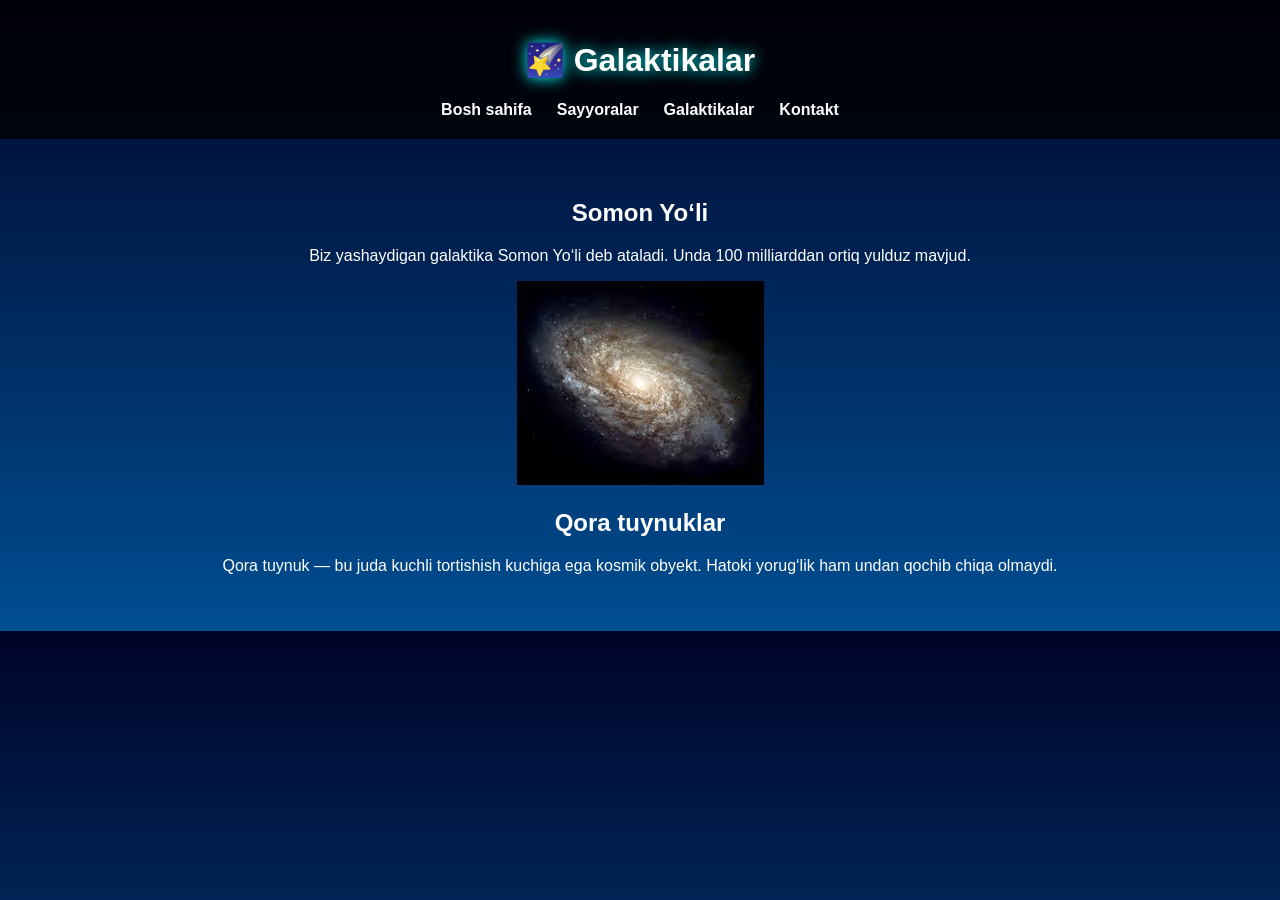
<file: galaktika.html>
<!DOCTYPE html>
<html>
<head>
<title>Galaktikalar</title>
<link rel="stylesheet" href="style.css">
</head>
<body>

<header>
<h1>🌠 Galaktikalar</h1>
<nav>
<a href="index.html">Bosh sahifa</a>
<a href="sayyoralar.html">Sayyoralar</a>
<a href="#">Galaktikalar</a>
<a href="kontakt.html">Kontakt</a>
</nav>
</header>

<section>
<h2>Somon Yo‘li</h2>
<p>
Biz yashaydigan galaktika Somon Yo‘li deb ataladi.
Unda 100 milliarddan ortiq yulduz mavjud.
</p>

<img src="galaktika.jfif">

<h2>Qora tuynuklar</h2>
<p>
Qora tuynuk — bu juda kuchli tortishish kuchiga ega kosmik obyekt.
Hatoki yorug‘lik ham undan qochib chiqa olmaydi.
</p>
</section>

</body>
</html>
</file>
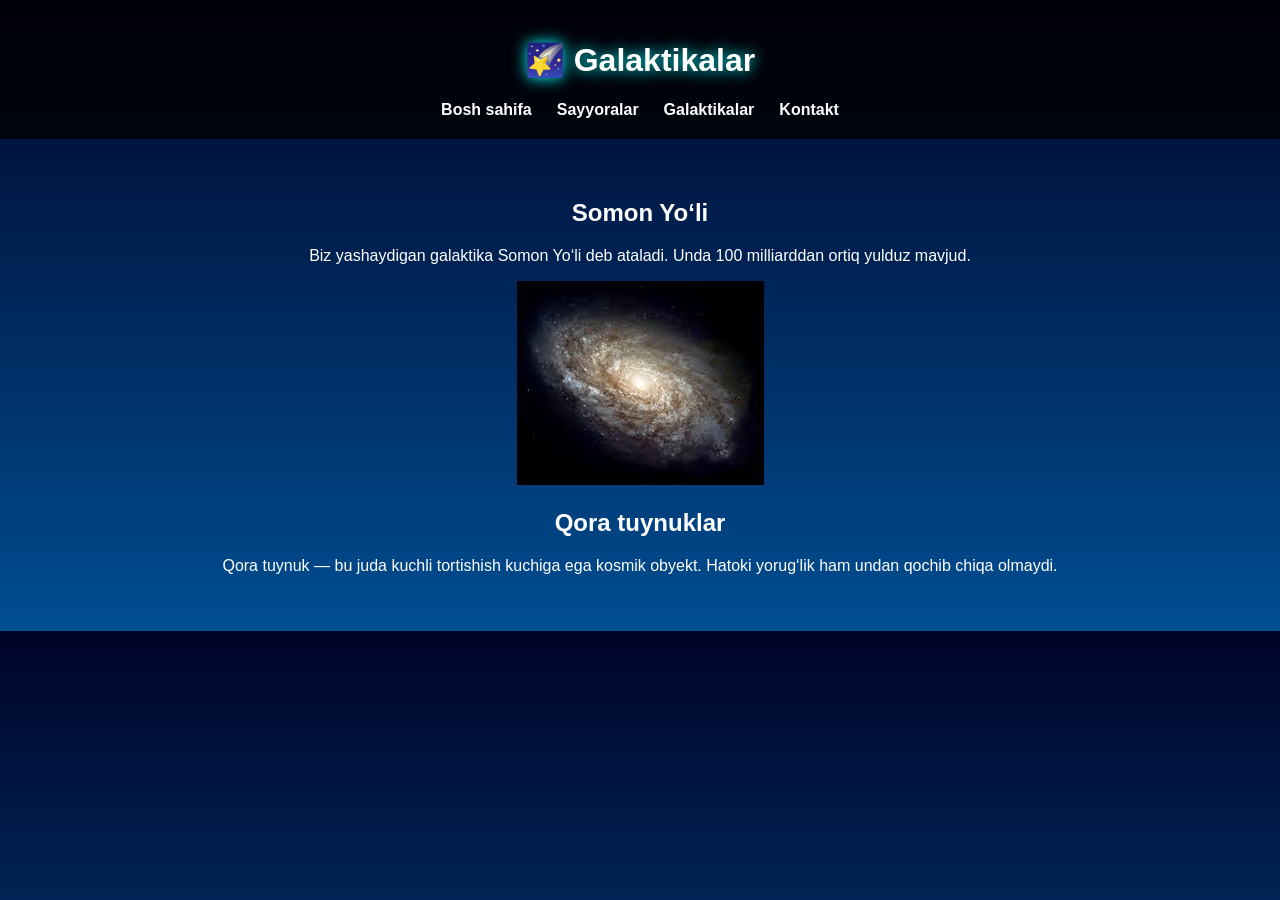
<file: glaktika.html>
<!DOCTYPE html>
<html>
<head>
<title>Galaktikalar</title>
<link rel="stylesheet" href="style.css">
</head>
<body>

<header>
<h1>🌠 Galaktikalar</h1>
<nav>
<a href="index.html">Bosh sahifa</a>
<a href="sayyoralar.html">Sayyoralar</a>
<a href="#">Galaktikalar</a>
<a href="kontakt.html">Kontakt</a>
</nav>
</header>

<section>
<h2>Somon Yo‘li</h2>
<p>
Biz yashaydigan galaktika Somon Yo‘li deb ataladi.
Unda 100 milliarddan ortiq yulduz mavjud.
</p>

<img src="galaktika.jfif">

<h2>Qora tuynuklar</h2>
<p>
Qora tuynuk — bu juda kuchli tortishish kuchiga ega kosmik obyekt.
Hatoki yorug‘lik ham undan qochib chiqa olmaydi.
</p>
</section>

</body>
</html>
</file>
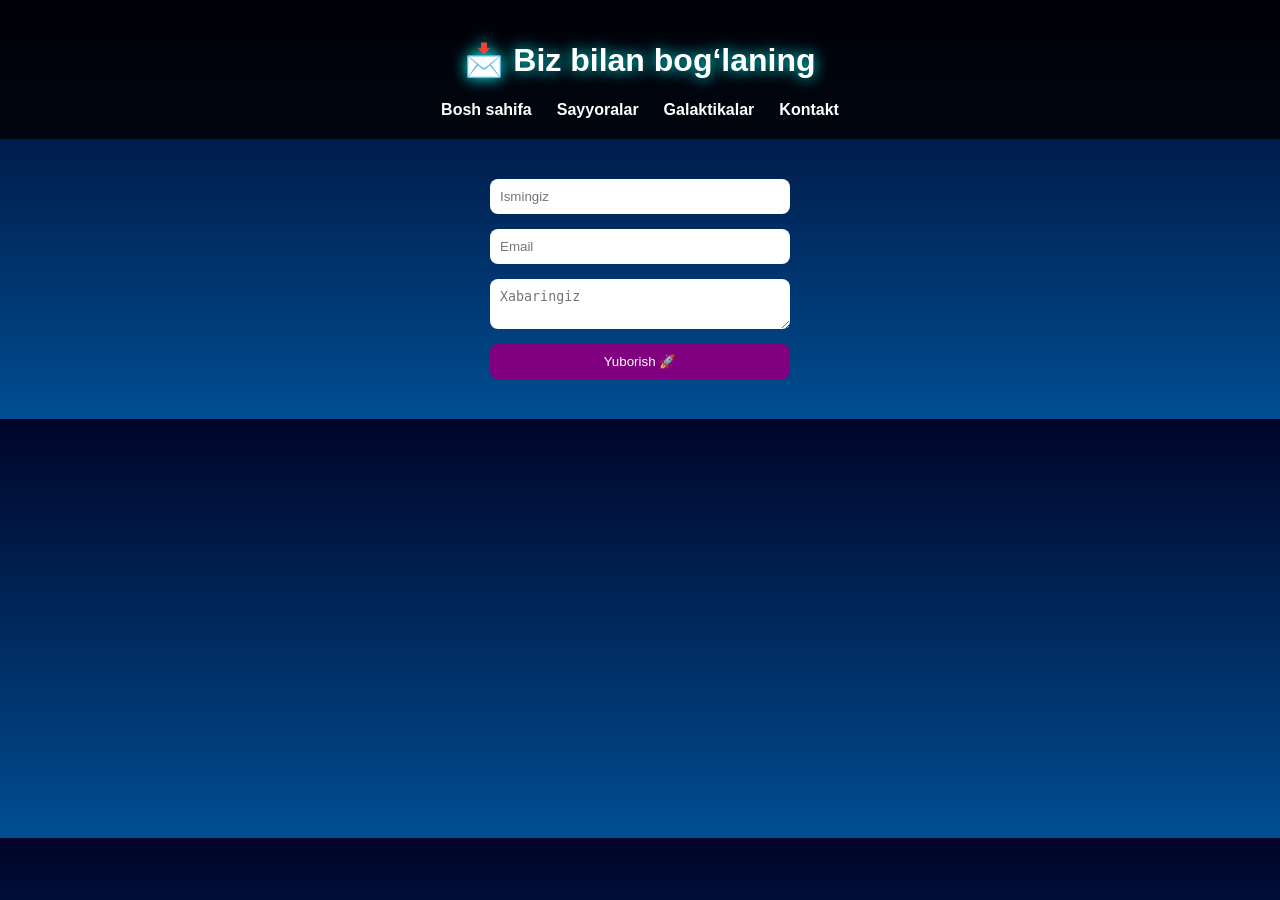
<file: kontakt.html>
<!DOCTYPE html>
<html>
<head>
<title>Kontakt</title>
<link rel="stylesheet" href="style.css">
</head>
<body>

<header>
<h1>📩 Biz bilan bog‘laning</h1>
<nav>
<a href="index.html">Bosh sahifa</a>
<a href="sayyoralar.html">Sayyoralar</a>
<a href="galaktika.html">Galaktikalar</a>
<a href="#">Kontakt</a>
</nav>
</header>

<section>
<form>
<input type="text" placeholder="Ismingiz" required>
<input type="email" placeholder="Email" required>
<textarea placeholder="Xabaringiz" required></textarea>
<button type="submit">Yuborish 🚀</button>
</form>
</section>

</body>
</html>
</file>
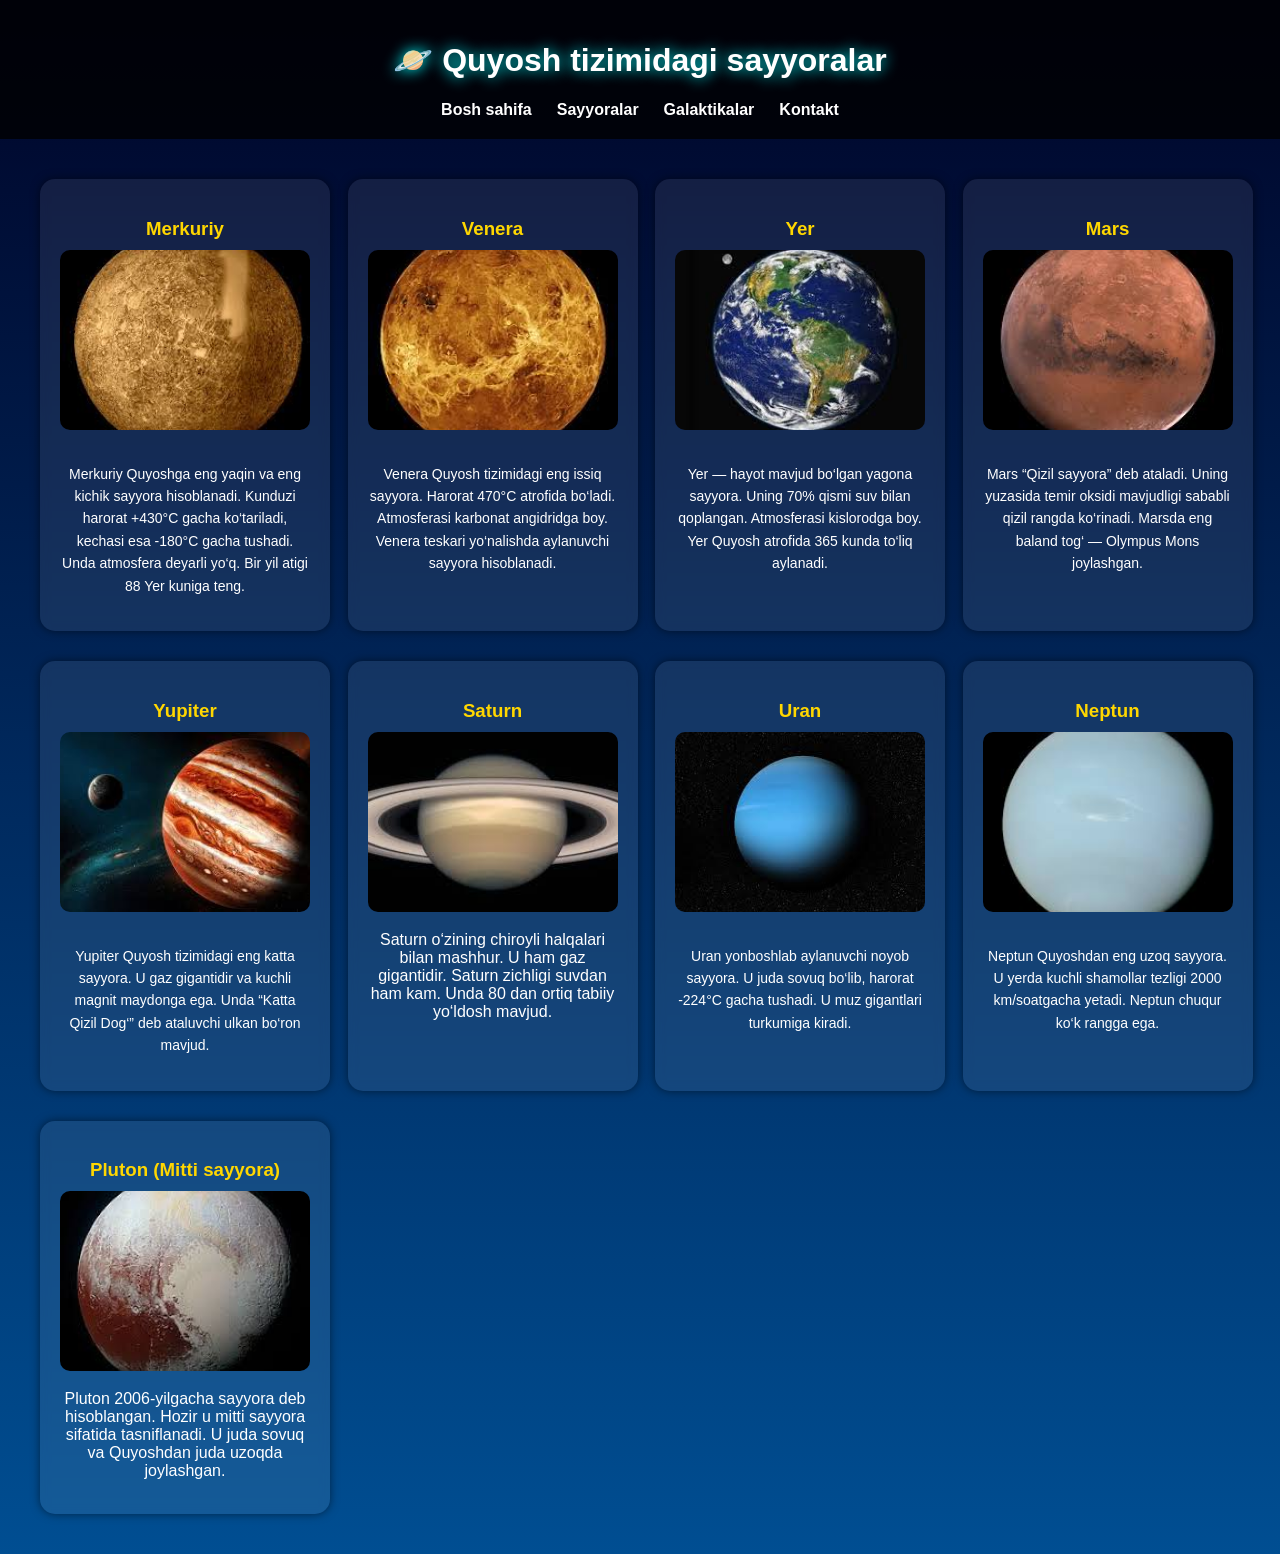
<file: sayyoralar.html>
<!DOCTYPE html>
<html lang="uz">
<head>
<title>Sayyoralar</title>
<link rel="stylesheet" href="style.css">
</head>
<body>

<header>
<h1>🪐 Quyosh tizimidagi sayyoralar</h1>
<nav>
<a href="index.html">Bosh sahifa</a>
<a href="#">Sayyoralar</a>
<a href="galaktika.html">Galaktikalar</a>
<a href="kontakt.html">Kontakt</a>
</nav>
</header>

<section class="cards">

<div class="card">
<h3>Merkuriy</h3>
<img src="merkuriy.jfif">
<p>
Merkuriy Quyoshga eng yaqin va eng kichik sayyora hisoblanadi. 
Kunduzi harorat +430°C gacha ko‘tariladi, kechasi esa -180°C gacha tushadi. 
Unda atmosfera deyarli yo‘q. Bir yil atigi 88 Yer kuniga teng.
</p>
</div>

<div class="card">
<h3>Venera</h3>
<img src="venera.jfif">
<p>
Venera Quyosh tizimidagi eng issiq sayyora. 
Harorat 470°C atrofida bo‘ladi. Atmosferasi karbonat angidridga boy. 
Venera teskari yo‘nalishda aylanuvchi sayyora hisoblanadi.
</p>
</div>

<div class="card">
<h3>Yer</h3>
<img src="jer.jfif">
<p>
Yer — hayot mavjud bo‘lgan yagona sayyora. 
Uning 70% qismi suv bilan qoplangan. Atmosferasi kislorodga boy. 
Yer Quyosh atrofida 365 kunda to‘liq aylanadi.
</p>
</div>

<div class="card">
<h3>Mars</h3>
<img src="images (4).jfif">
<p>
Mars “Qizil sayyora” deb ataladi. 
Uning yuzasida temir oksidi mavjudligi sababli qizil rangda ko‘rinadi. 
Marsda eng baland tog‘ — Olympus Mons joylashgan.
</p>
</div>

<div class="card">
<h3>Yupiter</h3>
<img src="yupiter.jfif">
<p>
Yupiter Quyosh tizimidagi eng katta sayyora. 
U gaz gigantidir va kuchli magnit maydonga ega. 
Unda “Katta Qizil Dog‘” deb ataluvchi ulkan bo‘ron mavjud.
</p>
</div>

<div class="card">
<h3>Saturn</h3>
<img src="saturn.jfif">
Saturn o‘zining chiroyli halqalari bilan mashhur. 
U ham gaz gigantidir. Saturn zichligi suvdan ham kam. 
Unda 80 dan ortiq tabiiy yo‘ldosh mavjud.
</p>
</div>

<div class="card">
<h3>Uran</h3>
<img src="uran.jfif">
<p>
Uran yonboshlab aylanuvchi noyob sayyora. 
U juda sovuq bo‘lib, harorat -224°C gacha tushadi. 
U muz gigantlari turkumiga kiradi.
</p>
</div>

<div class="card">
<h3>Neptun</h3>
<img src="neptun.jfif">
<p>
Neptun Quyoshdan eng uzoq sayyora. 
U yerda kuchli shamollar tezligi 2000 km/soatgacha yetadi. 
Neptun chuqur ko‘k rangga ega.
</p>
</div>

<div class="card">
<h3>Pluton (Mitti sayyora)</h3>
<img src="pluton.jfif">
Pluton 2006-yilgacha sayyora deb hisoblangan. 
Hozir u mitti sayyora sifatida tasniflanadi. 
U juda sovuq va Quyoshdan juda uzoqda joylashgan.
</p>
</div>

</section>

</body>
</html>
</file>
<file: style.css>
body {
margin: 0;
font-family: Arial, sans-serif;
background: linear-gradient(to bottom, #000428, #004e92);
color: white;
}

header {
background: rgba(0,0,0,0.8);
padding: 20px;
text-align: center;
}

nav {
display: flex;
justify-content: center;
gap: 25px;
margin-top: 10px;
}

nav a {
color: white;
text-decoration: none;
font-weight: bold;
transition: 0.3s;
}

nav a:hover {
color: yellow;
transform: scale(1.1);
}

section {
padding: 40px;
text-align: center;
}

.hero img {
width: 80%;
border-radius: 15px;
margin-top: 20px;
box-shadow: 0 0 20px cyan;
}

.cards {
display: flex;
justify-content: center;
gap: 30px;
flex-wrap: wrap;
}

.card {
background: rgba(255,255,255,0.1);
padding: 20px;
border-radius: 15px;
width: 250px;
transition: 0.3s;
}

.card img {
width: 100%;
border-radius: 10px;
}

.card:hover {
transform: translateY(-10px);
box-shadow: 0 0 20px white;
}

form {
display: flex;
flex-direction: column;
width: 300px;
margin: auto;
gap: 15px;
}

input, textarea {
padding: 10px;
border-radius: 8px;
border: none;
}

button {
padding: 10px;
border-radius: 8px;
border: none;
background: purple;
color: white;
cursor: pointer;
transition: 0.3s;
}

button:hover {
background: pink;
}

@media(max-width: 768px) {
.cards {
flex-direction: column;
align-items: center;
}
}

.cards {
    display: grid;
    grid-template-columns: repeat(auto-fit, minmax(250px, 1fr));
    gap: 30px;
    padding: 40px;
}

.card {
    background: rgba(255, 255, 255, 0.08);
    backdrop-filter: blur(5px);
    border-radius: 15px;
    padding: 20px;
    transition: 0.4s;
    box-shadow: 0 0 10px rgba(0,0,0,0.5);
}

.card h3 {
    margin-bottom: 10px;
    color: #ffd700;
}

.card p {
    font-size: 14px;
    line-height: 1.6;
}

.card img {
    width: 100%;
    height: 180px;
    object-fit: cover;
    border-radius: 10px;
    margin-bottom: 15px;
}
.card:hover {
    transform: translateY(-12px) scale(1.03);
    box-shadow: 0 0 25px cyan;
}
header h1 {
    text-shadow: 0 0 15px cyan;
}
@media (max-width: 500px) {
    .card {
        padding: 15px;
    }

    .card img {
        height: 150px;
    }
}
</file>
